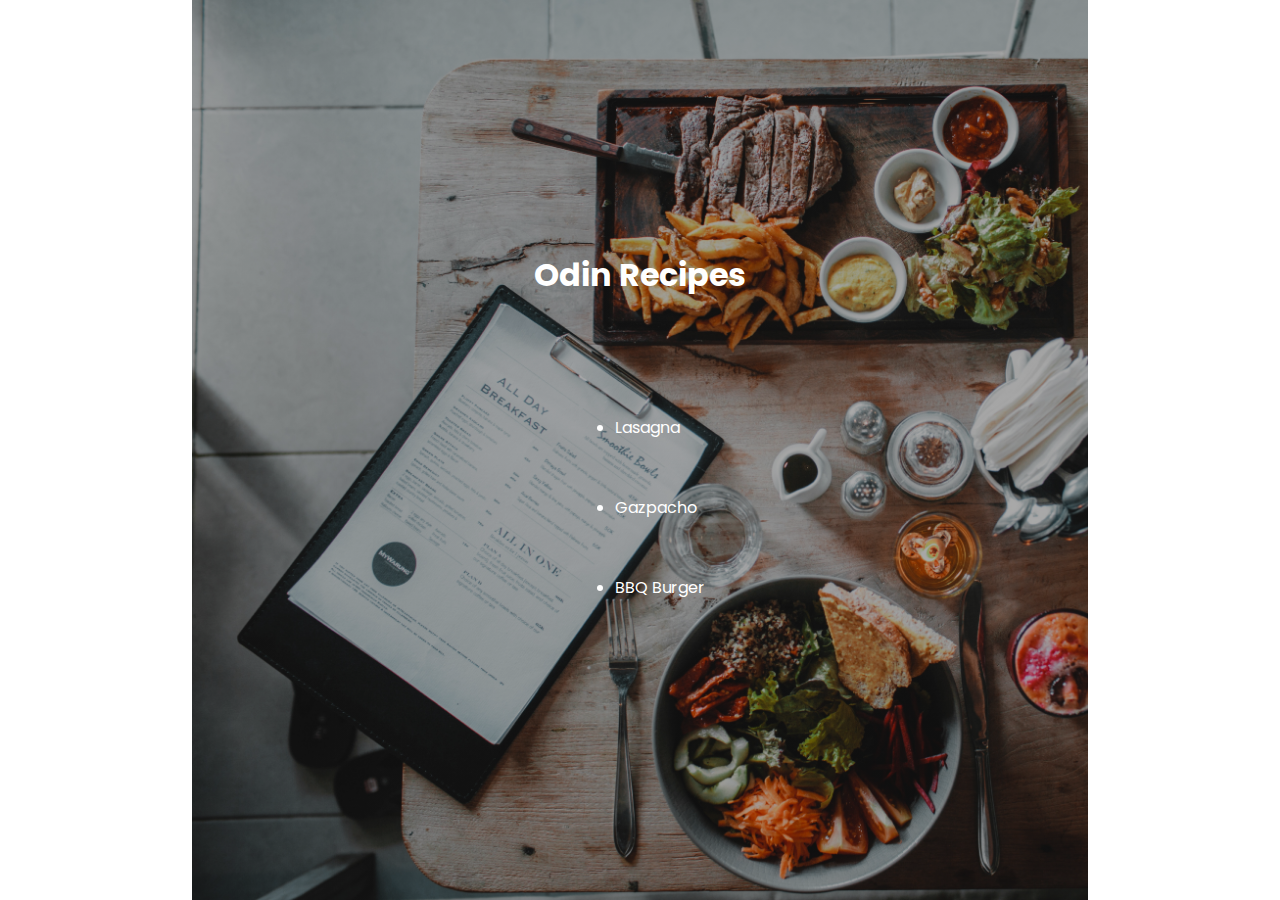
<file: index.html>
<!DOCTYPE html>
<html lang="en">
	<head>
		<meta charset="UTF-8" />
		<meta http-equiv="X-UA-Compatible" content="IE=edge" />
		<meta name="viewport" content="width=device-width, initial-scale=1.0" />
		<link rel="stylesheet" href="style.css" />
		<title>Odin Recipes</title>
	</head>
	<body>
		<div class="main">
			<h1>Odin Recipes</h1>
			<ul class="recipes-list">
				<li><a href="./recipes/lasagna.html">Lasagna</a></li>
				<li><a href="./recipes/gazpacho.html">Gazpacho</a></li>
				<li><a href="./recipes/bbq-burger.html">BBQ Burger</a></li>
			</ul>
		</div>
	</body>
</html>
</file>
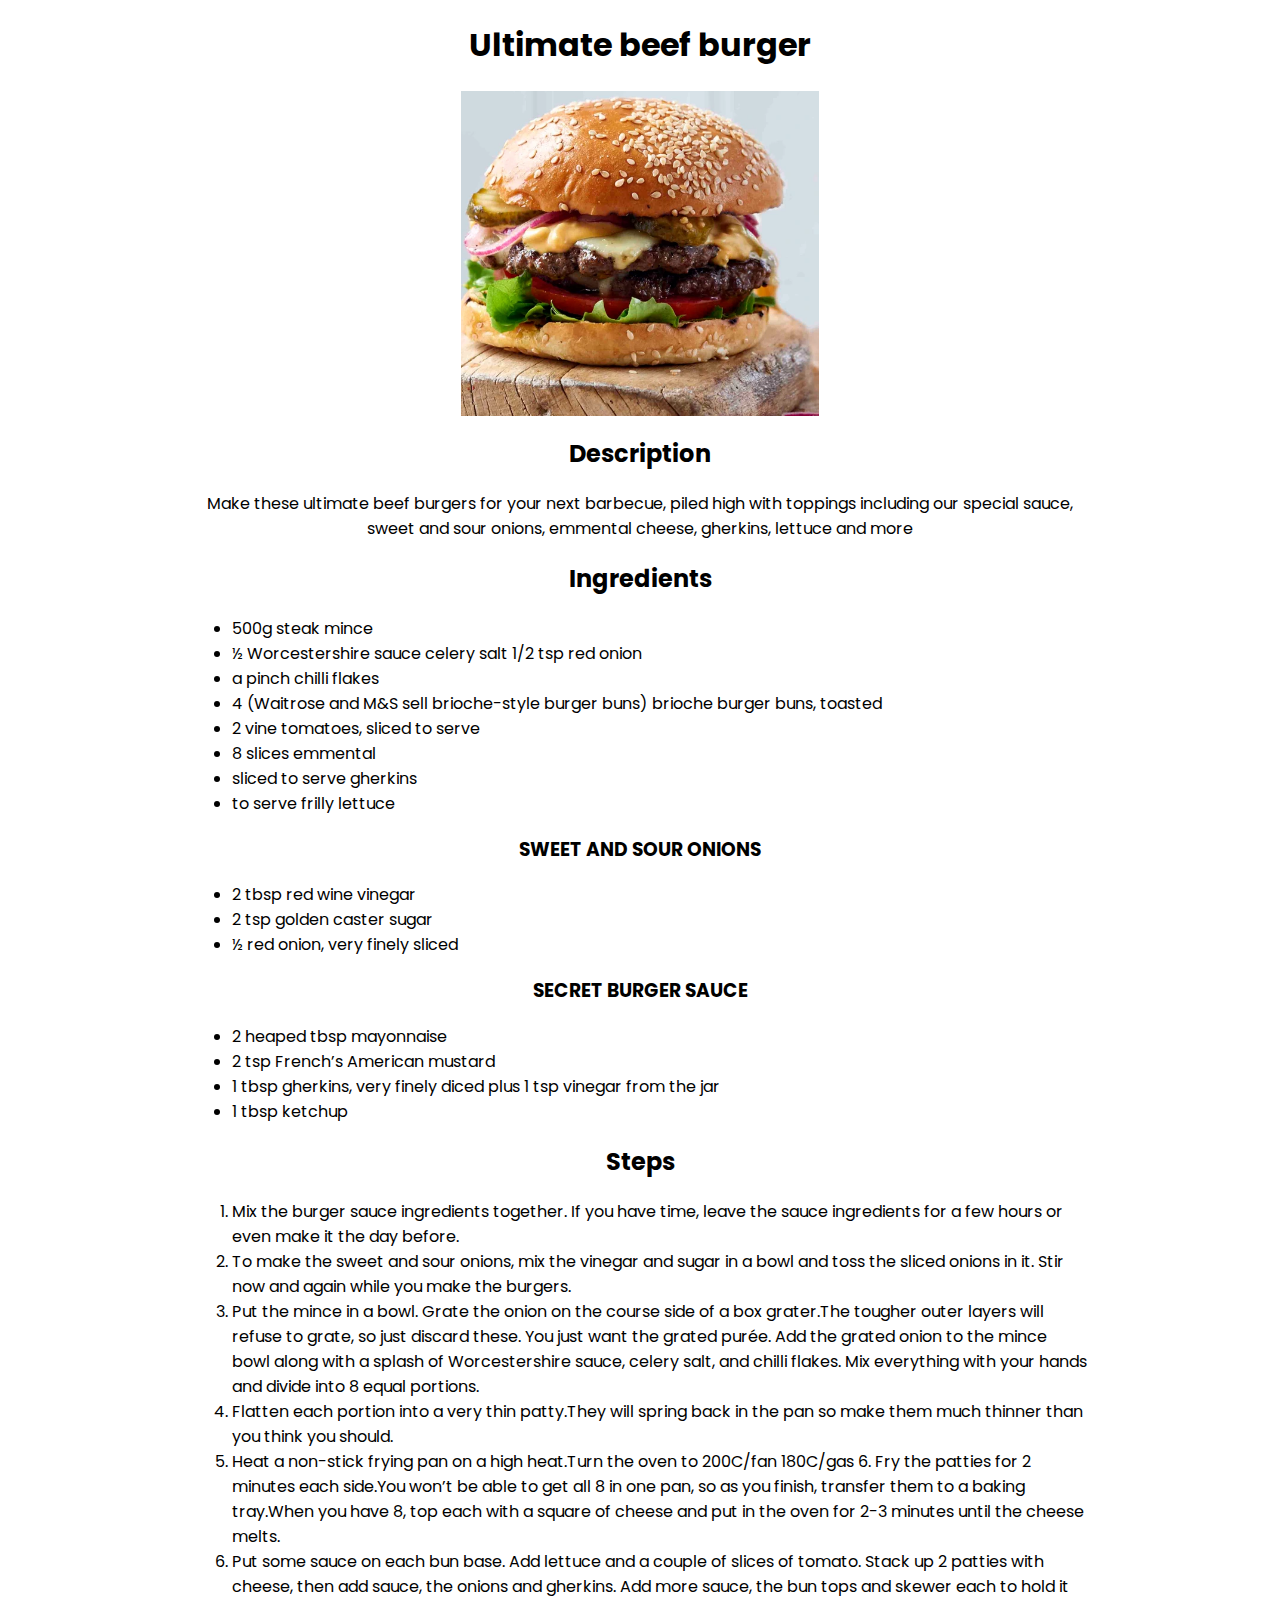
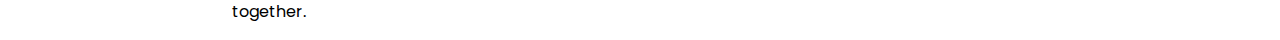
<file: recipes/bbq-burger.html>
<!DOCTYPE html>
<html lang="en">
	<head>
		<meta charset="UTF-8" />
		<meta http-equiv="X-UA-Compatible" content="IE=edge" />
		<meta name="viewport" content="width=device-width, initial-scale=1.0" />
		<link rel="stylesheet" href="../style.css" />
		<title>BBQ burger</title>
	</head>
	<body>
		<h1>Ultimate beef burger</h1>
		<img src="../img/bbq-burger.webp" alt="Burger" />
		<h2>Description</h2>
		<p>
			Make these ultimate beef burgers for your next barbecue, piled high with
			toppings including our special sauce, sweet and sour onions, emmental
			cheese, gherkins, lettuce and more
		</p>
		<h2>Ingredients</h2>
		<ul>
			<li>500g steak mince</li>
			<li>½ Worcestershire sauce celery salt 1/2 tsp red onion</li>
			<li>a pinch chilli flakes</li>
			<li>
				4 (Waitrose and M&S sell brioche-style burger buns) brioche burger buns,
				toasted
			</li>
			<li>2 vine tomatoes, sliced to serve</li>
			<li>8 slices emmental</li>
			<li>sliced to serve gherkins</li>
			<li>to serve frilly lettuce</li>
		</ul>
		<h3>SWEET AND SOUR ONIONS</h3>
		<ul>
			<li>2 tbsp red wine vinegar</li>
			<li>2 tsp golden caster sugar</li>
			<li>½ red onion, very finely sliced</li>
		</ul>
		<h3>SECRET BURGER SAUCE</h3>
		<ul>
			<li>2 heaped tbsp mayonnaise</li>
			<li>2 tsp French’s American mustard</li>
			<li>
				1 tbsp gherkins, very finely diced plus 1 tsp vinegar from the jar
			</li>
			<li>1 tbsp ketchup</li>
		</ul>
		<h2>Steps</h2>
		<ol>
			<li>
				Mix the burger sauce ingredients together. If you have time, leave the
				sauce ingredients for a few hours or even make it the day before.
			</li>
			<li>
				To make the sweet and sour onions, mix the vinegar and sugar in a bowl
				and toss the sliced onions in it. Stir now and again while you make the
				burgers.
			</li>
			<li>
				Put the mince in a bowl. Grate the onion on the course side of a box
				grater.The tougher outer layers will refuse to grate, so just discard
				these. You just want the grated purée. Add the grated onion to the mince
				bowl along with a splash of Worcestershire sauce, celery salt, and
				chilli flakes. Mix everything with your hands and divide into 8 equal
				portions.
			</li>
			<li>
				Flatten each portion into a very thin patty.They will spring back in the
				pan so make them much thinner than you think you should.
			</li>
			<li>
				Heat a non-stick frying pan on a high heat.Turn the oven to 200C/fan
				180C/gas 6. Fry the patties for 2 minutes each side.You won’t be able to
				get all 8 in one pan, so as you finish, transfer them to a baking
				tray.When you have 8, top each with a square of cheese and put in the
				oven for 2-3 minutes until the cheese melts.
			</li>
			<li>
				Put some sauce on each bun base. Add lettuce and a couple of slices of
				tomato. Stack up 2 patties with cheese, then add sauce, the onions and
				gherkins. Add more sauce, the bun tops and skewer each to hold it
				together.
			</li>
		</ol>
	</body>
</html>
</file>
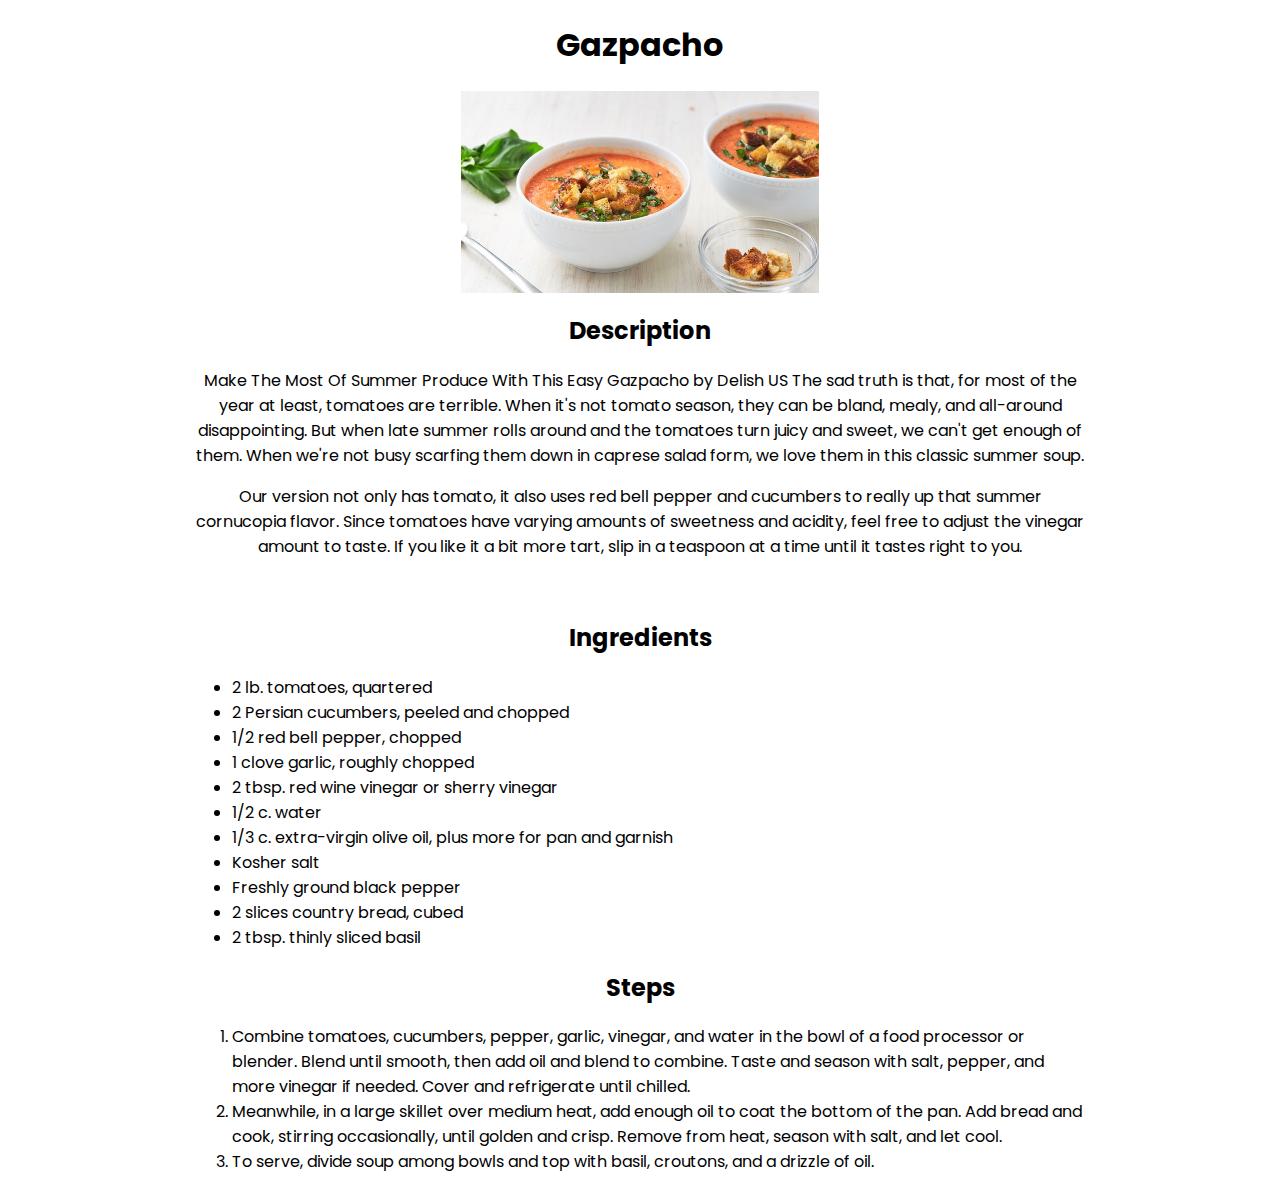
<file: recipes/gazpacho.html>
<!DOCTYPE html>
<html lang="en">
	<head>
		<meta charset="UTF-8" />
		<meta http-equiv="X-UA-Compatible" content="IE=edge" />
		<meta name="viewport" content="width=device-width, initial-scale=1.0" />
		<link rel="stylesheet" href="../style.css" />
		<title>Gazpacho</title>
	</head>
	<body>
		<h1>Gazpacho</h1>
		<img src="../img/gazpacho.jpg" alt="Gazpacho" />
		<h2>Description</h2>
		<p>
			Make The Most Of Summer Produce With This Easy Gazpacho by Delish US The
			sad truth is that, for most of the year at least, tomatoes are terrible.
			When it's not tomato season, they can be bland, mealy, and all-around
			disappointing. But when late summer rolls around and the tomatoes turn
			juicy and sweet, we can't get enough of them. When we're not busy scarfing
			them down in caprese salad form, we love them in this classic summer soup.
		</p>
		<p>
			Our version not only has tomato, it also uses red bell pepper and
			cucumbers to really up that summer cornucopia flavor. Since tomatoes have
			varying amounts of sweetness and acidity, feel free to adjust the vinegar
			amount to taste. If you like it a bit more tart, slip in a teaspoon at a
			time until it tastes right to you.
		</p>
		<br />
		<h2>Ingredients</h2>

		<ul>
			<li>2 lb. tomatoes, quartered</li>
			<li>2 Persian cucumbers, peeled and chopped</li>
			<li>1/2 red bell pepper, chopped</li>
			<li>1 clove garlic, roughly chopped</li>
			<li>2 tbsp. red wine vinegar or sherry vinegar</li>
			<li>1/2 c. water</li>
			<li>1/3 c. extra-virgin olive oil, plus more for pan and garnish</li>
			<li>Kosher salt</li>
			<li>Freshly ground black pepper</li>
			<li>2 slices country bread, cubed</li>
			<li>2 tbsp. thinly sliced basil</li>
		</ul>
		<h2>Steps</h2>
		<ol>
			<li>
				Combine tomatoes, cucumbers, pepper, garlic, vinegar, and water in the
				bowl of a food processor or blender. Blend until smooth, then add oil
				and blend to combine. Taste and season with salt, pepper, and more
				vinegar if needed. Cover and refrigerate until chilled.
			</li>
			<li>
				Meanwhile, in a large skillet over medium heat, add enough oil to coat
				the bottom of the pan. Add bread and cook, stirring occasionally, until
				golden and crisp. Remove from heat, season with salt, and let cool.
			</li>
			<li>
				To serve, divide soup among bowls and top with basil, croutons, and a
				drizzle of oil.
			</li>
		</ol>
	</body>
</html>
</file>
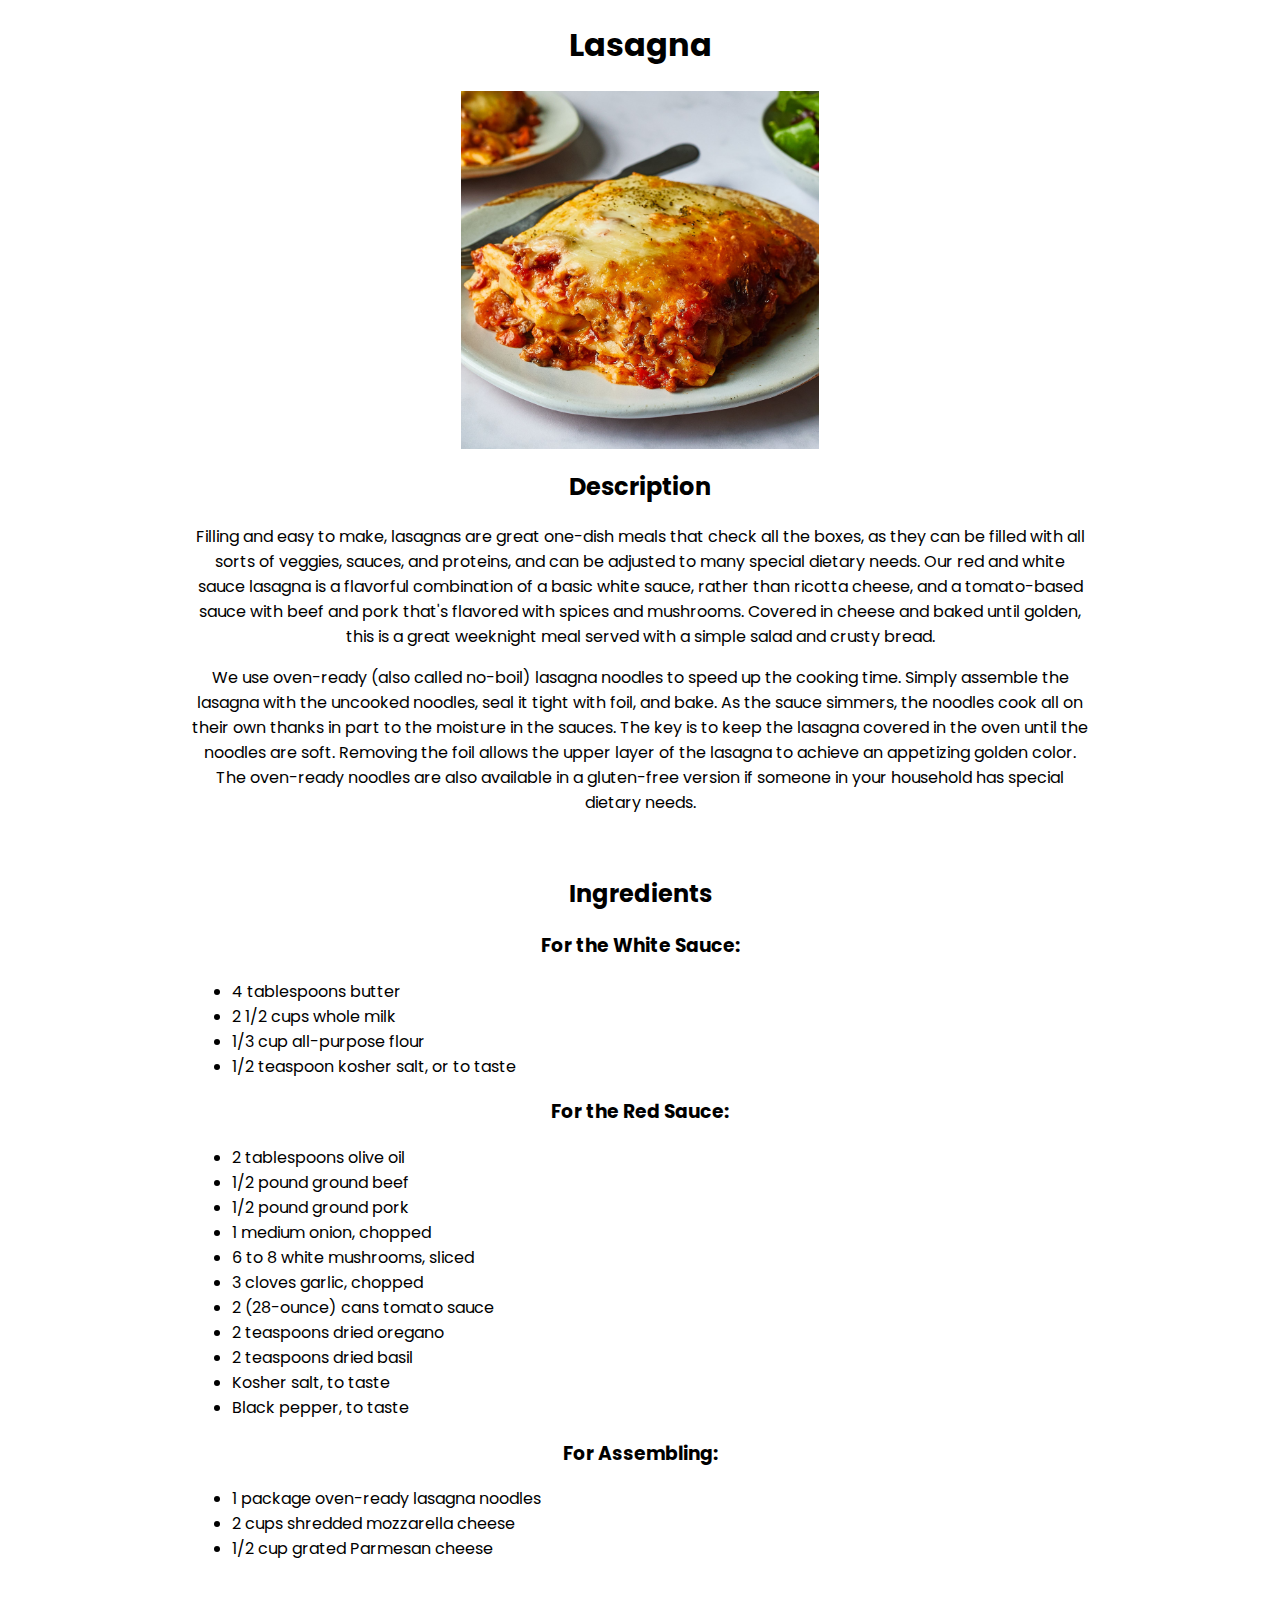
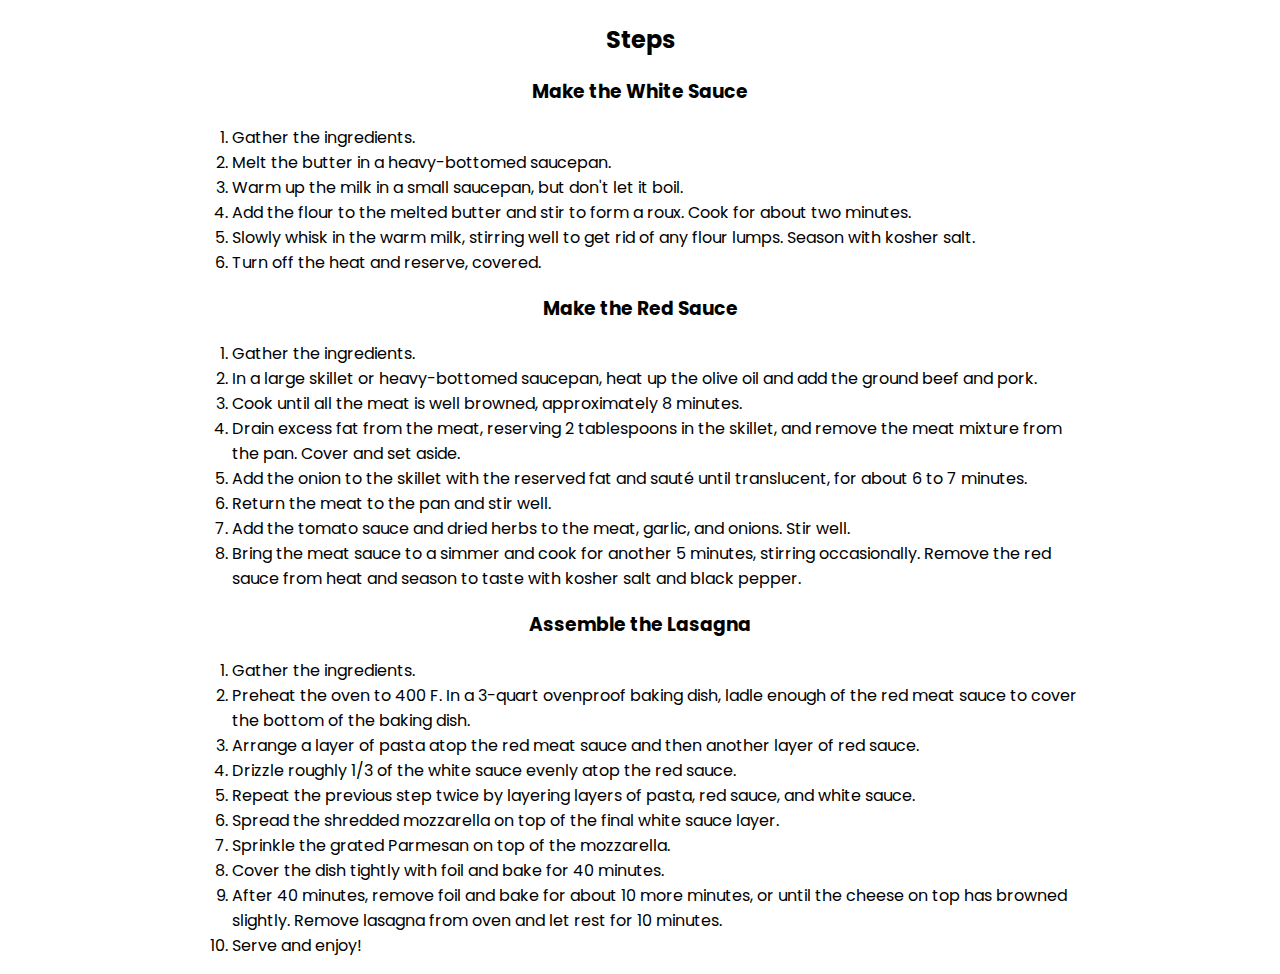
<file: recipes/lasagna.html>
<!DOCTYPE html>
<html lang="en">
	<head>
		<meta charset="UTF-8" />
		<meta http-equiv="X-UA-Compatible" content="IE=edge" />
		<meta name="viewport" content="width=device-width, initial-scale=1.0" />
		<link rel="stylesheet" href="../style.css" />
		<title>Lasagna</title>
	</head>
	<body>
		<h1>Lasagna</h1>

		<img src="../img/white-and-red-sauce-lasagna.jpg" alt="" />
		<h2>Description</h2>
		<p>
			Filling and easy to make, lasagnas are great one-dish meals that check all
			the boxes, as they can be filled with all sorts of veggies, sauces, and
			proteins, and can be adjusted to many special dietary needs. Our red and
			white sauce lasagna is a flavorful combination of a basic white sauce,
			rather than ricotta cheese, and a tomato-based sauce with beef and pork
			that's flavored with spices and mushrooms. Covered in cheese and baked
			until golden, this is a great weeknight meal served with a simple salad
			and crusty bread.
		</p>
		<p>
			We use oven-ready (also called no-boil) lasagna noodles to speed up the
			cooking time. Simply assemble the lasagna with the uncooked noodles, seal
			it tight with foil, and bake. As the sauce simmers, the noodles cook all
			on their own thanks in part to the moisture in the sauces. The key is to
			keep the lasagna covered in the oven until the noodles are soft. Removing
			the foil allows the upper layer of the lasagna to achieve an appetizing
			golden color. The oven-ready noodles are also available in a gluten-free
			version if someone in your household has special dietary needs.
		</p>
		<br />
		<h2>Ingredients</h2>
		<h3>For the White Sauce:</h3>
		<ul>
			<li>4 tablespoons butter</li>
			<li>2 1/2 cups whole milk</li>
			<li>1/3 cup all-purpose flour</li>
			<li>1/2 teaspoon kosher salt, or to taste</li>
		</ul>
		<h3>For the Red Sauce:</h3>
		<ul>
			<li>2 tablespoons olive oil</li>
			<li>1/2 pound ground beef</li>
			<li>1/2 pound ground pork</li>
			<li>1 medium onion, chopped</li>
			<li>6 to 8 white mushrooms, sliced</li>
			<li>3 cloves garlic, chopped</li>
			<li>2 (28-ounce) cans tomato sauce</li>
			<li>2 teaspoons dried oregano</li>
			<li>2 teaspoons dried basil</li>
			<li>Kosher salt, to taste</li>
			<li>Black pepper, to taste</li>
		</ul>

		<h3>For Assembling:</h3>
		<ul>
			<li>1 package oven-ready lasagna noodles</li>
			<li>2 cups shredded mozzarella cheese</li>
			<li>1/2 cup grated Parmesan cheese</li>
		</ul>

		<br />
		<h2>Steps</h2>
		<h3>Make the White Sauce</h3>
		<ol>
			<li>Gather the ingredients.</li>
			<li>Melt the butter in a heavy-bottomed saucepan.</li>
			<li>Warm up the milk in a small saucepan, but don't let it boil.</li>
			<li>
				Add the flour to the melted butter and stir to form a roux. Cook for
				about two minutes.
			</li>
			<li>
				Slowly whisk in the warm milk, stirring well to get rid of any flour
				lumps. Season with kosher salt.
			</li>
			<li>Turn off the heat and reserve, covered.</li>
		</ol>
		<h3>Make the Red Sauce</h3>
		<ol>
			<li>Gather the ingredients.</li>
			<li>
				In a large skillet or heavy-bottomed saucepan, heat up the olive oil and
				add the ground beef and pork.
			</li>
			<li>Cook until all the meat is well browned, approximately 8 minutes.</li>
			<li>
				Drain excess fat from the meat, reserving 2 tablespoons in the skillet,
				and remove the meat mixture from the pan. Cover and set aside.
			</li>
			<li>
				Add the onion to the skillet with the reserved fat and sauté until
				translucent, for about 6 to 7 minutes.
			</li>
			<li>Return the meat to the pan and stir well.</li>
			<li>
				Add the tomato sauce and dried herbs to the meat, garlic, and onions.
				Stir well.
			</li>
			<li>
				Bring the meat sauce to a simmer and cook for another 5 minutes,
				stirring occasionally. Remove the red sauce from heat and season to
				taste with kosher salt and black pepper.
			</li>
		</ol>
		<h3>Assemble the Lasagna</h3>
		<ol>
			<li>Gather the ingredients.</li>
			<li>
				Preheat the oven to 400 F. In a 3-quart ovenproof baking dish, ladle
				enough of the red meat sauce to cover the bottom of the baking dish.
			</li>
			<li>
				Arrange a layer of pasta atop the red meat sauce and then another layer
				of red sauce.
			</li>
			<li>Drizzle roughly 1/3 of the white sauce evenly atop the red sauce.</li>
			<li>
				Repeat the previous step twice by layering layers of pasta, red sauce,
				and white sauce.
			</li>
			<li>
				Spread the shredded mozzarella on top of the final white sauce layer.
			</li>
			<li>Sprinkle the grated Parmesan on top of the mozzarella.</li>
			<li>Cover the dish tightly with foil and bake for 40 minutes.</li>
			<li>
				After 40 minutes, remove foil and bake for about 10 more minutes, or
				until the cheese on top has browned slightly. Remove lasagna from oven
				and let rest for 10 minutes.
			</li>
			<li>Serve and enjoy!</li>
		</ol>
	</body>
</html>
</file>
<file: style.css>
@import url('https://fonts.googleapis.com/css2?family=Poppins:wght@300;700&display=swap');

* {
    font-family: 'Poppins', sans-serif;

}

a {
    text-decoration: none;
    color: black;
}

img {
    display: block;
    width: 40%;
    height: auto;
    margin: auto;
}

p,
h1,
h2,
h3 {
    text-align: center;
}

body {
    width: 70%;
    margin: auto;
}

.main ul {
    width: max-content;
    /* margin: auto; */

}

.main li {
    color: white;
    height: 80px;
}

.main a {
    color: white;
}

.main h1 {
    color: white;
    display: block;
    margin-bottom: 100px;
}

.main {

    background: linear-gradient(rgba(0, 0, 0, 0.3), rgba(0, 0, 0, 0.3)), url(./img/bg.jpg);
    background-size: cover;
    height: 100vh;
    width: 100%;
    display: flex;
    flex-direction: column;
    justify-content: center;
    align-items: center;
}
</file>
